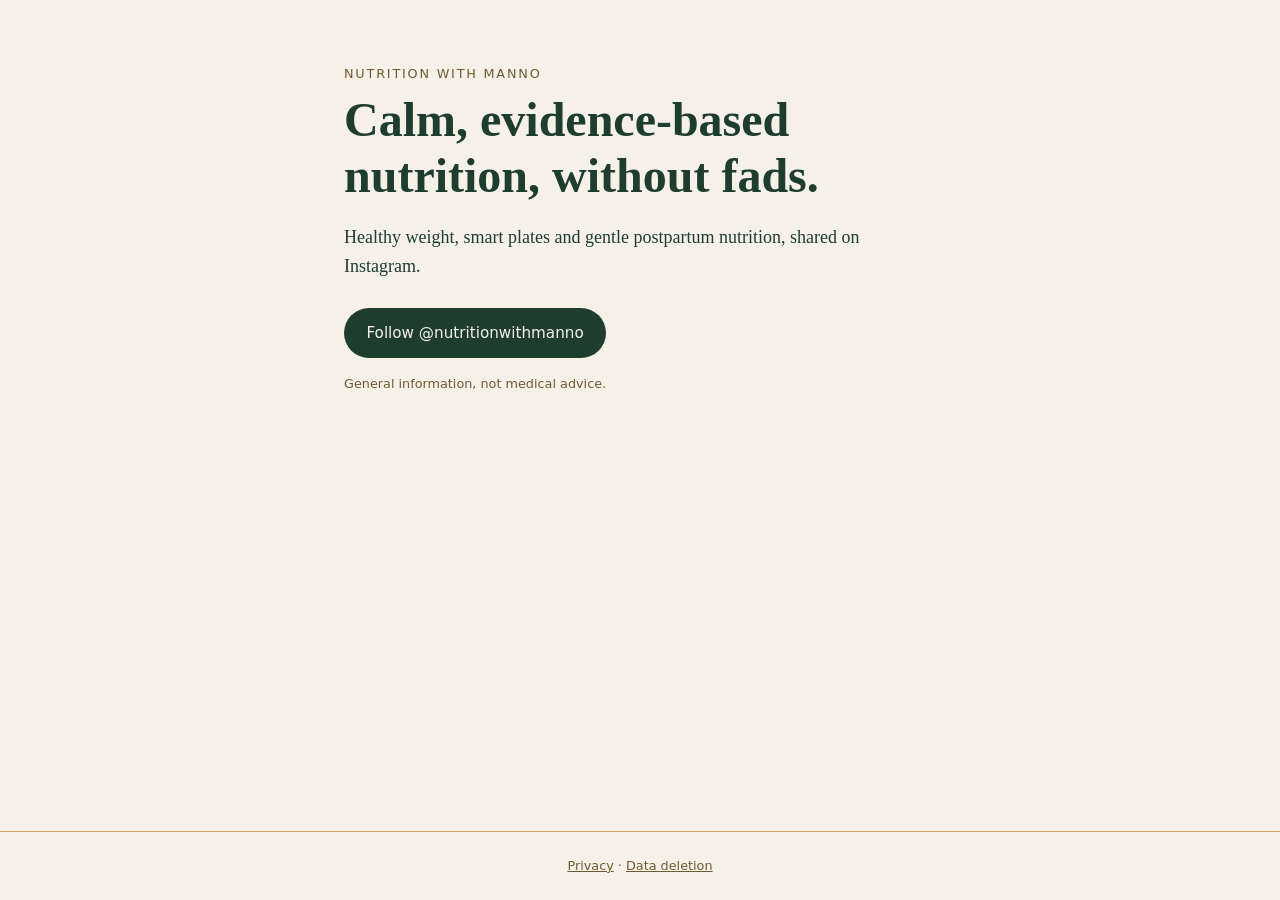
<file: index.html>
<!doctype html>
<html lang="en">
<head>
<meta charset="utf-8">
<meta name="viewport" content="width=device-width, initial-scale=1">
<title>Nutrition with Manno</title>
<link rel="stylesheet" href="site.css">
</head>
<body>
<main>
  <p class="label">Nutrition with Manno</p>
  <h1>Calm, evidence-based nutrition, without fads.</h1>
  <p>Healthy weight, smart plates and gentle postpartum nutrition, shared on Instagram.</p>
  <p><a class="button" href="https://www.instagram.com/nutritionwithmanno/">Follow @nutritionwithmanno</a></p>
  <p class="small">General information, not medical advice.</p>
</main>
<footer><a href="privacy.html">Privacy</a> · <a href="data-deletion.html">Data deletion</a></footer>
</body>
</html>
</file>
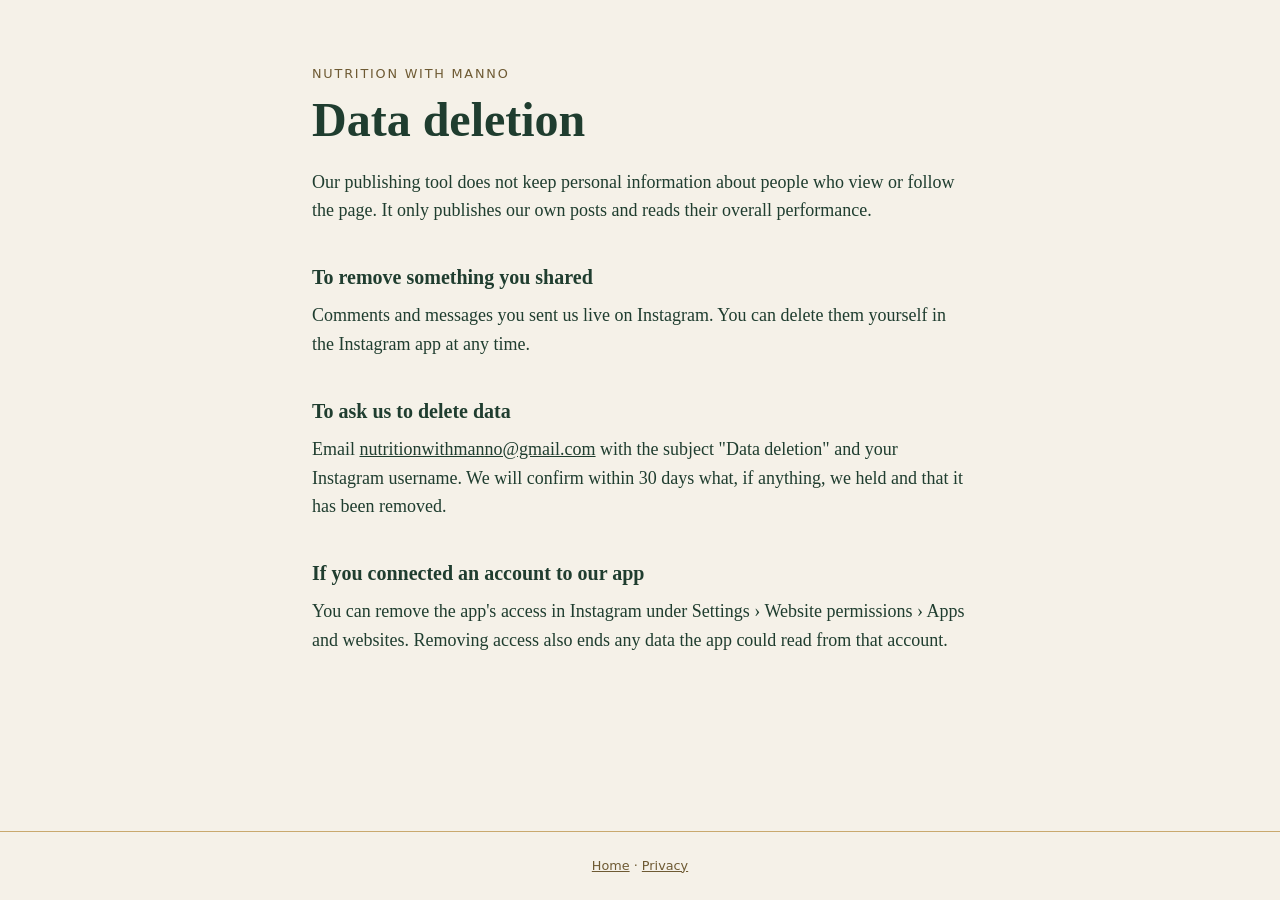
<file: data-deletion.html>
<!doctype html>
<html lang="en">
<head>
<meta charset="utf-8">
<meta name="viewport" content="width=device-width, initial-scale=1">
<title>Data deletion · Nutrition with Manno</title>
<link rel="stylesheet" href="site.css">
</head>
<body>
<main class="text">
  <p class="label"><a href="./">Nutrition with Manno</a></p>
  <h1>Data deletion</h1>
  <p>Our publishing tool does not keep personal information about people who view or follow the page. It only publishes our own posts and reads their overall performance.</p>

  <h2>To remove something you shared</h2>
  <p>Comments and messages you sent us live on Instagram. You can delete them yourself in the Instagram app at any time.</p>

  <h2>To ask us to delete data</h2>
  <p>Email <a href="mailto:nutritionwithmanno@gmail.com">nutritionwithmanno@gmail.com</a> with the subject "Data deletion" and your Instagram username. We will confirm within 30 days what, if anything, we held and that it has been removed.</p>

  <h2>If you connected an account to our app</h2>
  <p>You can remove the app's access in Instagram under Settings › Website permissions › Apps and websites. Removing access also ends any data the app could read from that account.</p>
</main>
<footer><a href="./">Home</a> · <a href="privacy.html">Privacy</a></footer>
</body>
</html>
</file>
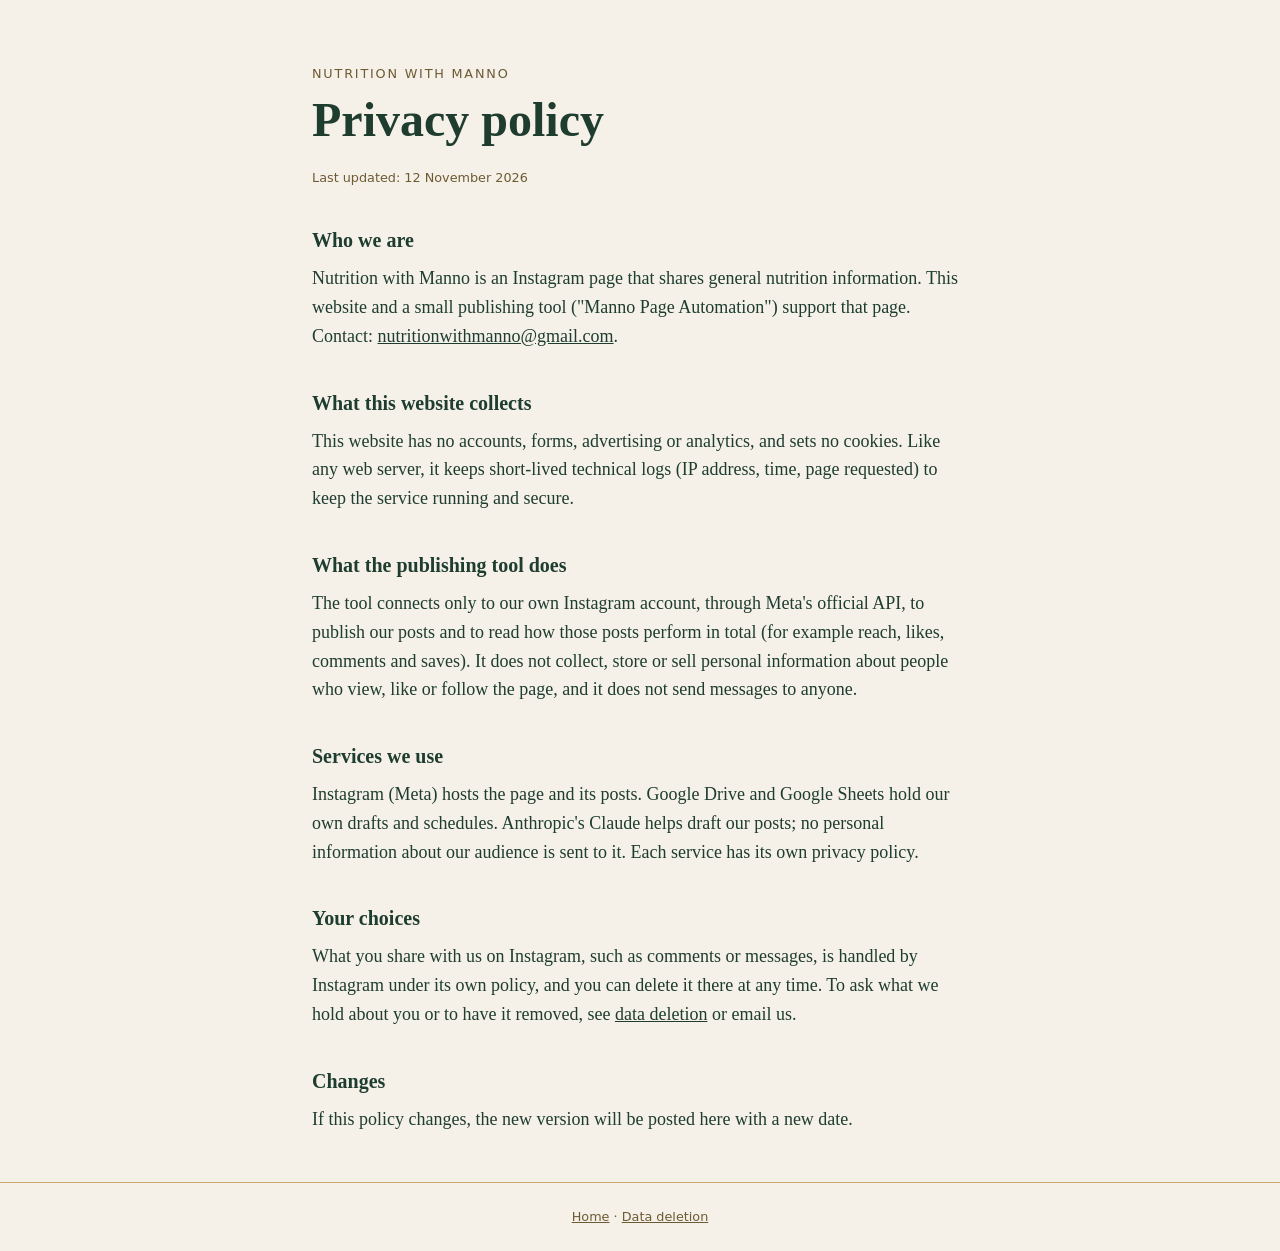
<file: privacy.html>
<!doctype html>
<html lang="en">
<head>
<meta charset="utf-8">
<meta name="viewport" content="width=device-width, initial-scale=1">
<title>Privacy policy · Nutrition with Manno</title>
<link rel="stylesheet" href="site.css">
</head>
<body>
<main class="text">
  <p class="label"><a href="./">Nutrition with Manno</a></p>
  <h1>Privacy policy</h1>
  <p class="small">Last updated: 12 November 2026</p>

  <h2>Who we are</h2>
  <p>Nutrition with Manno is an Instagram page that shares general nutrition information. This website and a small publishing tool ("Manno Page Automation") support that page. Contact: <a href="mailto:nutritionwithmanno@gmail.com">nutritionwithmanno@gmail.com</a>.</p>

  <h2>What this website collects</h2>
  <p>This website has no accounts, forms, advertising or analytics, and sets no cookies. Like any web server, it keeps short-lived technical logs (IP address, time, page requested) to keep the service running and secure.</p>

  <h2>What the publishing tool does</h2>
  <p>The tool connects only to our own Instagram account, through Meta's official API, to publish our posts and to read how those posts perform in total (for example reach, likes, comments and saves). It does not collect, store or sell personal information about people who view, like or follow the page, and it does not send messages to anyone.</p>

  <h2>Services we use</h2>
  <p>Instagram (Meta) hosts the page and its posts. Google Drive and Google Sheets hold our own drafts and schedules. Anthropic's Claude helps draft our posts; no personal information about our audience is sent to it. Each service has its own privacy policy.</p>

  <h2>Your choices</h2>
  <p>What you share with us on Instagram, such as comments or messages, is handled by Instagram under its own policy, and you can delete it there at any time. To ask what we hold about you or to have it removed, see <a href="data-deletion.html">data deletion</a> or email us.</p>

  <h2>Changes</h2>
  <p>If this policy changes, the new version will be posted here with a new date.</p>
</main>
<footer><a href="./">Home</a> · <a href="data-deletion.html">Data deletion</a></footer>
</body>
</html>
</file>
<file: site.css>
:root { --forest: #1F3D2F; --ivory: #F5F1E8; --gold: #C9A96E; --ink: #6E5A33; }
* { box-sizing: border-box; }
body {
  margin: 0; min-height: 100vh; display: flex; flex-direction: column;
  background: var(--ivory); color: var(--forest);
  font: 18px/1.6 Georgia, "Times New Roman", serif;
}
main { flex: 1; width: 100%; max-width: 40rem; margin: 0 auto; padding: 4rem 1.5rem 2rem; }
main.text { max-width: 44rem; }
h1 { font-size: clamp(2rem, 6vw, 3rem); line-height: 1.15; font-weight: 600; margin: 0.5rem 0 1.25rem; }
h2 { font-size: 1.25rem; margin: 2.25rem 0 0.5rem; }
p { margin: 0 0 1rem; }
a { color: var(--forest); }
.label, .small, footer {
  font-family: system-ui, -apple-system, "Segoe UI", sans-serif; font-size: 0.8rem; color: var(--ink);
}
.label { letter-spacing: 0.14em; text-transform: uppercase; margin: 0; }
.label a { color: inherit; text-decoration: none; }
.button {
  display: inline-block; margin-top: 0.75rem; padding: 0.8rem 1.4rem; border-radius: 999px;
  background: var(--forest); color: var(--ivory); text-decoration: none;
  font-family: system-ui, -apple-system, "Segoe UI", sans-serif; font-size: 0.95rem;
}
footer { padding: 1.5rem; text-align: center; border-top: 1px solid var(--gold); }
footer a { color: var(--ink); }
</file>
